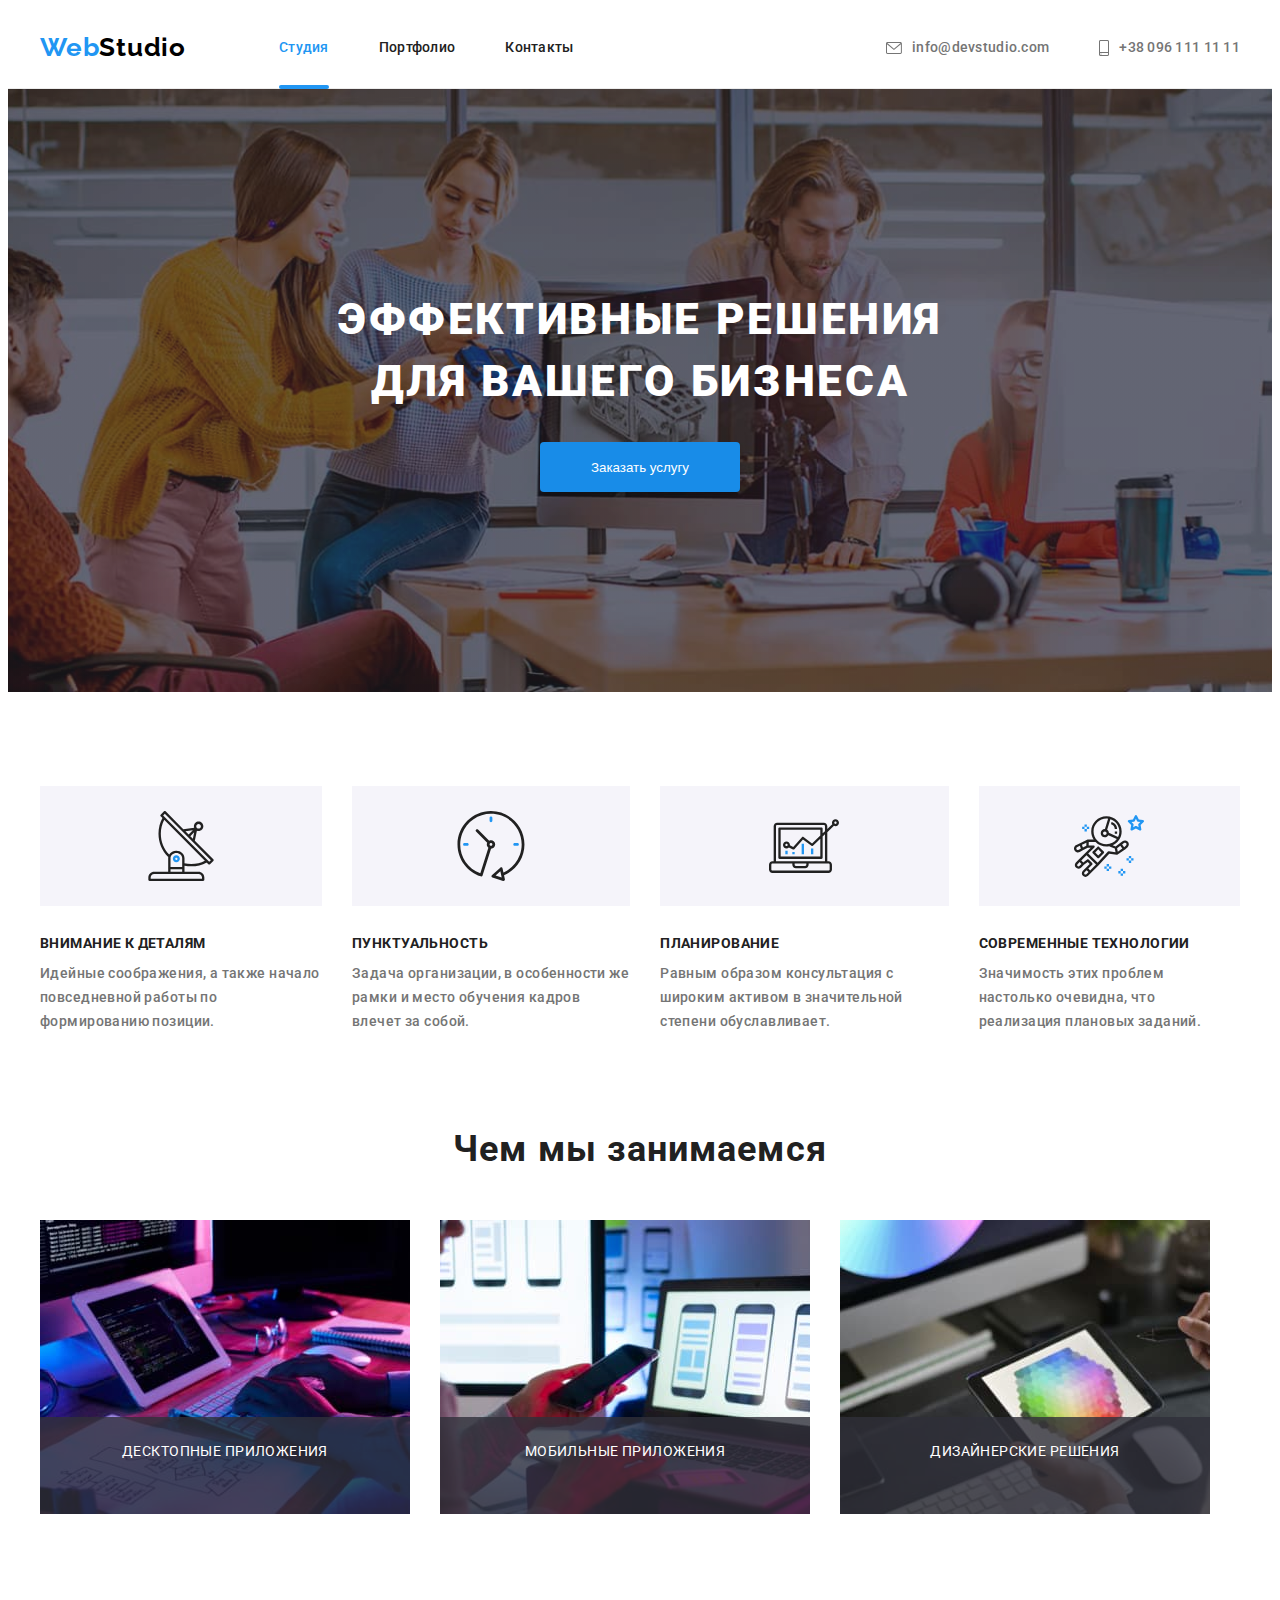
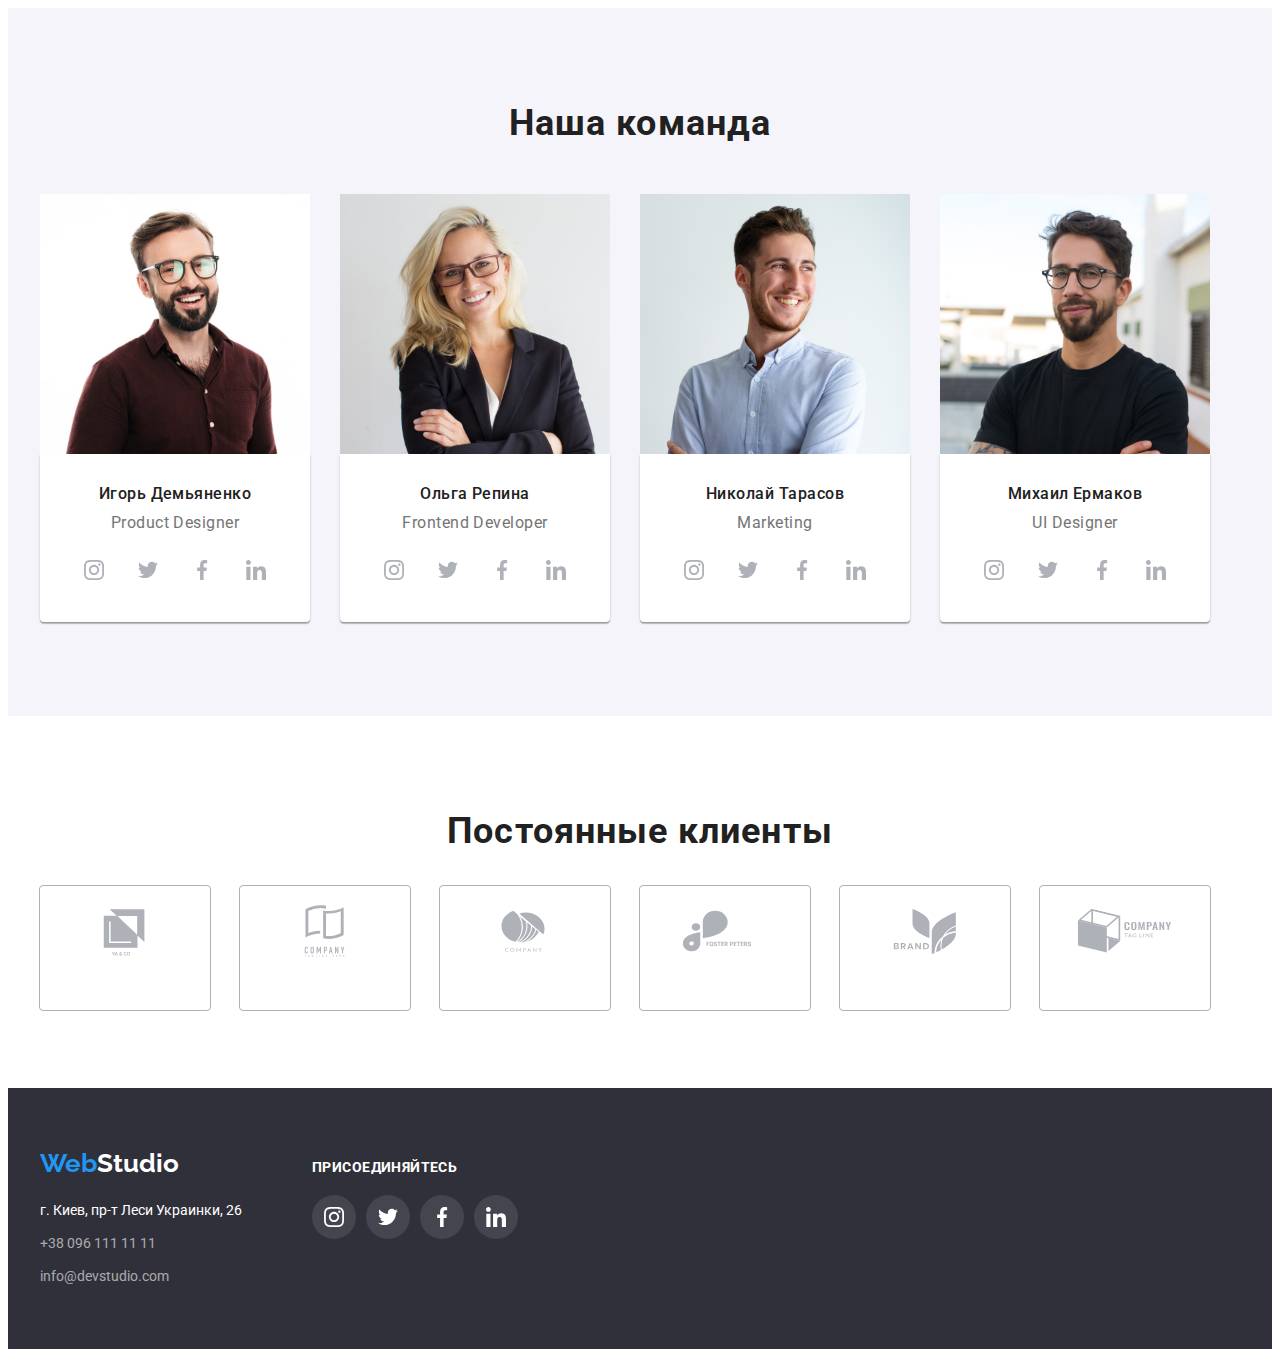
<file: index.html>
<!DOCTYPE html>
<html lang="ru">

<head>
    <meta charset="UTF-8">
    <meta http-equiv="X-UA-Compatible" content="IE=edge">
    <meta name="viewport" content="width=device-width, initial-scale=1.0">
    <title>ВебСтудия</title>
    <link rel="preconnect" href="https://fonts.googleapis.com">
    <link rel="preconnect" href="https://fonts.gstatic.com" crossorigin>
    <link href="https://fonts.googleapis.com/css2?family=Raleway:wght@700&family=Roboto:wght@400;500;700;900&display=swap"
        rel="stylesheet">
    <link rel="stylesheet" href="https://cdnjs.cloudflare.com/ajax/libs/modern-normalize/1.1.0/modern-normalize.min.css"
    integrity="sha512-wpPYUAdjBVSE4KJnH1VR1HeZfpl1ub8YT/NKx4PuQ5NmX2tKuGu6U/JRp5y+Y8XG2tV+wKQpNHVUX03MfMFn9Q=="
    crossorigin="anonymous" referrerpolicy="no-referrer" />
    <link rel="stylesheet" href="./css/styles.css">

</head>
 
<body>
   
        <!-- Header -->
    <header class="header-box">
        <div class="nav-container container">
        <nav class="navbar">
            <a href="#" class="logo"><span class="accent">Web</span>Studio
            </a>
            <ul class="nav-links">
                <li class="nav-item"><a href="./index.html" class="nav-link current">Студия</a></li>
                <li class="nav-item"><a href="./portfolio.html" class="nav-link">Портфолио</a></li>
                <li class="nav-item"><a href="#" class="nav-link">Контакты</a></li>
            </ul>
        </nav>
        <ul class="contacts-links">
            <li class="contact-item">
                <a href="mailto:info@devstudio.com" class="contacts-link"><svg class="icon-envelope" width="16" height="12">
                        <use href="./images/icon-sprite/icons.svg#icon-envelope"></use>
                    </svg>info@devstudio.com</a>
                </li>
            <li class="contact-item"><a href="tel:+380961111111" class="contacts-link"><svg class="icon-smartphone" width="10" height="16">
               <use href="./images/icon-sprite/icons.svg#icon-smartphone"></use>
           </svg> +38 096 111 11 11</a>
        </li>
            
        </ul>
        </div>
    </header>
    <main>
               
        <!-- Hero -->
        <section class="hero-box">
                    <div class="container" >
            <h1 class="title-hero">Эффективные решения <br> для вашего бизнеса</h1>
            <button type="button" name="Заказать услугу" class="hero-btn" data-modal-open>Заказать услугу</button>
            

            </div>
        </section>
        <!--Advantages  -->
        <section class="section">
            <div class="container">
            <h2 class="visually-hidden">Преимущества</h2>
            <ul class="advantage-list">
                <li class="advantage-item" > 
                    <div class="icon-box">
                            <svg class="icon-antena" width="70" height="70">
                                <use href="./images/icon-sprite/icons.svg#icon-antenna"></use>
                            </svg>
                        </a>
                    </div>
                    <h3 class="advantages-subtitle">Внимание к деталям</h3>
                    <p class="advantages-text">Идейные соображения, а также начало повседневной работы по формированию
                        позиции.</p>
                </li>
                <li class="advantage-item">
                    <div class="icon-box">
                            <svg class="icon-clock" width="70" height="70">
                                <use href="./images/icon-sprite/icons.svg#icon-clock"></use>
                            </svg>
                        </a>
                    </div>
                    <h3 class="advantages-subtitle">Пунктуальность</h3>
                    <p class="advantages-text">Задача организации, в особенности же рамки и место обучения кадров влечет за
                        собой.</p>
                </li>
                <li class="advantage-item icon-diagram">
                    <div class="icon-box">
                            <svg class="icon-diagram" width="70" height="70">
                                <use href="./images/icon-sprite/icons.svg#icon-diagram"></use>
                            </svg>
                        </a>
                    </div>
                    <h3 class="advantages-subtitle">Планирование</h3>
                    <p class="advantages-text">Равным образом консультация с широким активом в значительной степени
                        обуславливает.</p>
                </li>
                <li class="advantage-item">
                    <div class="icon-box">
                            <svg class="icon-astronaut" width="70" height="70">
                                <use href="./images/icon-sprite/icons.svg#icon-astronaut"></use>
                            </svg>
                        </a>
                    </div>
                    <h3 class="advantages-subtitle">Современные технологии</h3>
                    <p class="advantages-text">Значимость этих проблем настолько очевидна, что реализация плановых заданий.
                    </p>
                </li>
            </ul>
            </div>
        </section>
        <!-- Work -->
        <section class="work-box section">
            <div class="container">
            <h2 class="title">Чем мы занимаемся</h2>
            <ul class="work-list">
               
                <li class="work-item work-desk"><img src="./images/work/box-1.jpg" alt="Десктопные приложения" width="370">
                    <div class="work-text"><p>Десктопные приложения</p>
                    </div>
                </li>
                <li class="work-item"><img src="./images/work/box-2.jpg" alt="Мобильные приложения" width="370">
                    <div class="work-text"><p>Мобильные приложения</p>
                    </div>
                </li>
                <li class="work-item"><img src="./images/work/box-3.jpg" alt="Дизайнерские решения" width="370">
                    <div class="work-text"><p>Дизайнерские решения</p>
                    </div>
                </li>
            </ul>
            </div>
    
        </section>
        <!-- Team -->
        <section class="team-box section">
            <div class="container">
            <h2 class="title">Наша команда</h2>
            <ul class="team-list">
                <li class="team-item">
                    <img src="./images/team/img1.jpg" alt="Игорь" width="270" height="260">
                    <div class="card-box">
                    <h3 class="team-subtitle">Игорь Демьяненко</h3>
                    <p class="team-text">Product Designer</p>
                    <ul class="social-list">
                        <li class="social-item">
                            <a href="#" class="social-link">
                                <svg class="icon-instagram" width="20" height="20">
                                    <use href="./images/icon-sprite/icons.svg#icon-instagram" ></use>
                                </svg>
                            </a>
                        </li>
                        <li class="social-item">
                            <a href="#" class="social-link">
                                <svg class="icon-twitter" width="20" height="20">
                                    <use href="./images/icon-sprite/icons.svg#icon-twitter"></use>
                                </svg>
                            </a>
                        </li>
                        <li class="social-item">
                            <a href="#" class="social-link">
                                <svg class="icon-facebook" width="20" height="20">
                                    <use href="./images/icon-sprite/icons.svg#icon-facebook"></use>
                                </svg>
                            </a>
                        </li>
                        <li class="social-item">
                            <a href="#" class="social-link">
                                <svg class="icon-linkedin" width="20" height="20">
                                    <use href="./images/icon-sprite/icons.svg#icon-linkedin"></use>
                                </svg>
                            </a>
                        </li>
                    </ul>
                </div>
                </li>
                <li class="team-item">
                    <img src="./images/team/img2.jpg" alt="Ольга" width="270" height="260">
                    <div class="card-box">
                    <h3 class="team-subtitle">Ольга Репина</h3>
                    <p class="team-text">Frontend Developer</p>
                    <ul class="social-list">
                        <li class="social-item">
                            <a href="#" class="social-link">
                                <svg class="icon-instagram" width="20" height="20">
                                    <use href="./images/icon-sprite/icons.svg#icon-instagram"></use>
                                </svg>
                            </a>
                        </li>
                        <li class="social-item">
                            <a href="#" class="social-link">
                                <svg class="icon-twitter" width="20" height="20">
                                    <use href="./images/icon-sprite/icons.svg#icon-twitter"></use>
                                </svg>
                            </a>
                        </li>
                        <li class="social-item">
                            <a href="#" class="social-link">
                                <svg class="icon-facebook" width="20" height="20">
                                    <use href="./images/icon-sprite/icons.svg#icon-facebook"></use>
                                </svg>
                            </a>
                        </li>
                        <li class="social-item">
                            <a href="#" class="social-link">
                                <svg class="icon-linkedin" width="20" height="20">
                                    <use href="./images/icon-sprite/icons.svg#icon-linkedin"></use>
                                </svg>
                            </a>
                        </li>
                    </ul>
                    </div>
                </li>
                <li class="team-item">
                    <img src="./images/team/img3.jpg" alt="Николай" width="270" height="260">
                    <div class="card-box">
                    <h3 class="team-subtitle">Николай Тарасов</h3>
                    <p class="team-text">Marketing</p>
                    <ul class="social-list">
                        <li class="social-item">
                            <a href="#" class="social-link">
                                <svg class="icon-instagram"width="20" height="20">
                                    <use href="./images/icon-sprite/icons.svg#icon-instagram"></use>
                                </svg>
                            </a>
                        </li>
                        <li class="social-item">
                            <a href="#" class="social-link">
                                <svg class="icon-twitter"width="20" height="20">
                                    <use href="./images/icon-sprite/icons.svg#icon-twitter"></use>
                                </svg>
                            </a>
                        </li>
                        <li class="social-item">
                            <a href="#" class="social-link">
                                <svg class="icon-facebook"width="20" height="20">
                                    <use href="./images/icon-sprite/icons.svg#icon-facebook"></use>
                                </svg>
                            </a>
                        </li>
                        <li class="social-item">
                            <a href="#" class="social-link">
                                <svg class="icon-linkedin"width="20" height="20">
                                    <use href="./images/icon-sprite/icons.svg#icon-linkedin"></use>
                                </svg>
                            </a>
                        </li>
                    </ul>
                    </div>
                </li>
                <li class="team-item">
                    <img src="./images/team/img4.jpg" alt="Михаил" width="270" height="260">
                    <div class="card-box">
                    <h3 class="team-subtitle">Михаил Ермаков</h3>
                    <p class="team-text">UI Designer</p>
                    <ul class="social-list">
                        <li class="social-item">
                            <a href="#" class="social-link">
                                <svg class="icon-instagram" width="20" height="20">
                                    <use href="./images/icon-sprite/icons.svg#icon-instagram"></use>
                                </svg>
                            </a>
                        </li>
                        <li class="social-item">
                            <a href="#" class="social-link">
                                <svg class="icon-twitter" width="20" height="20">
                                    <use href="./images/icon-sprite/icons.svg#icon-twitter"></use>
                                </svg>
                            </a>
                        </li>
                        <li class="social-item">
                            <a href="#" class="social-link">
                                <svg class="icon-facebook" width="20" height="20">
                                    <use href="./images/icon-sprite/icons.svg#icon-facebook"></use>
                                </svg>
                            </a>
                        </li>
                        <li class="social-item">
                            <a href="#" class="social-link">
                                <svg class="icon-linkedin" width="20" height="20">
                                    <use href="./images/icon-sprite/icons.svg#icon-linkedin"></use>
                                </svg>
                            </a>
                        </li>
                    </ul>
                    </div>
                </li>
            </ul>
            </div>
        </section>

        <!-- Clients -->

        <section class="section">
            <div class="container">
                <h2 class="title">Постоянные клиенты</h2>
                <ul class="list-clients">
                    <li class="item-client"><a href="#" class="link-client"><svg class="icon-logo" width="106" height="60">
                        <use href="./images/icon-sprite/icons.svg#icon-logo_1"></use>
                    </svg></a></li>
                    <li class="item-client"><a href="#" class="link-client"><svg class="icon-logo" width="106" height="60">
                        <use href="./images/icon-sprite/icons.svg#icon-logo_2"></use>
                    </svg></a></li>
                    <li class="item-client"><a href="#" class="link-client"><svg class="icon-logo" width="106" height="60">
                        <use href="./images/icon-sprite/icons.svg#icon-logo_3"></use>
                    </svg></a></li>
                    <li class="item-client"><a href="#" class="link-client"><svg class="icon-logo" width="106" height="60">
                        <use href="./images/icon-sprite/icons.svg#icon-logo_4"></use>
                    </svg></a></li>
                    <li class="item-client"><a href="#" class="link-client"><svg class="icon-logo" width="106" height="60">
                        <use href="./images/icon-sprite/icons.svg#icon-logo_5"></use>
                    </svg></a></li>
                    <li class="item-client"><a href="#" class="link-client"><svg class="icon-logo" width="106" height="60">
                        <use href="./images/icon-sprite/icons.svg#icon-logo_6"></use>
                    </svg></a></li>
                </ul>
            </div>
        </section>
       
    </main>
    <!-- Footer-->
    <footer class="footer-box">
        <div class="container footer-container">
            <!-- <div class="footer-container"> -->
        <div class="address-box">
        <a href="#" class="logo-white"><span class="accent">
                Web</span>Studio
        </a>
       
        <address class="address">
            <ul clas="address-list">
                <li class="address-item">
                    <p class="list-text text-white">г. Киев, пр-т Леси Украинки, 26</p>
                </li>
                <li class="address-item address-tel">
                    <a href="tel:+380961111111" class="list-text footer-contact">+38 096 111 11 11</a>
                </li>
                <li class="address-item">
                    <a href="mailto:info@devstudio.com" class="list-text footer-contact">info@devstudio.com</a>
                </li>
            </ul>
        </address>
        </div>
        <div class="social-box">
            <h3 class="join-suptitle">присоединяйтесь</h3>
            <ul class="items-list">
                <li class="social-item social-footer">
                    <a href="#" class="social-link">
                        <svg class="icon-instagram" width="20" height="20">
                            <use href="./images/icon-sprite/icons.svg#icon-instagram"></use>
                        </svg>
                    </a>
                </li>
                <li class="social-item social-footer">
                    <a href="#" class="social-link">
                        <svg class="icon-twitter" width="20" height="20">
                            <use href="./images/icon-sprite/icons.svg#icon-twitter"></use>
                        </svg>
                    </a>
                </li>
                <li class="social-item social-footer">
                    <a href="#" class="social-link">
                        <svg class="icon-facebook" width="20" height="20">
                            <use href="./images/icon-sprite/icons.svg#icon-facebook"></use>
                        </svg>
                    </a>
                </li>
                <li class="social-item social-footer">
                    <a href="#" class="social-link">
                        <svg class="icon-linkedin" width="20" height="20">
                            <use href="./images/icon-sprite/icons.svg#icon-linkedin"></use>
                        </svg>
                    </a>
                </li>
            </ul>
        </div>
        <!-- </div> -->
        </div>
        
    
    </footer>
    <div class="backdrop is-hidden" data-modal>
        <div class="modal">
            <p></p>
            <button type="button" name='' class="close" data-modal-close>
                
            </button>
        </div>
    </div>
    
<script src="./js/modal.js"></script>
</body>

</html>
</file>
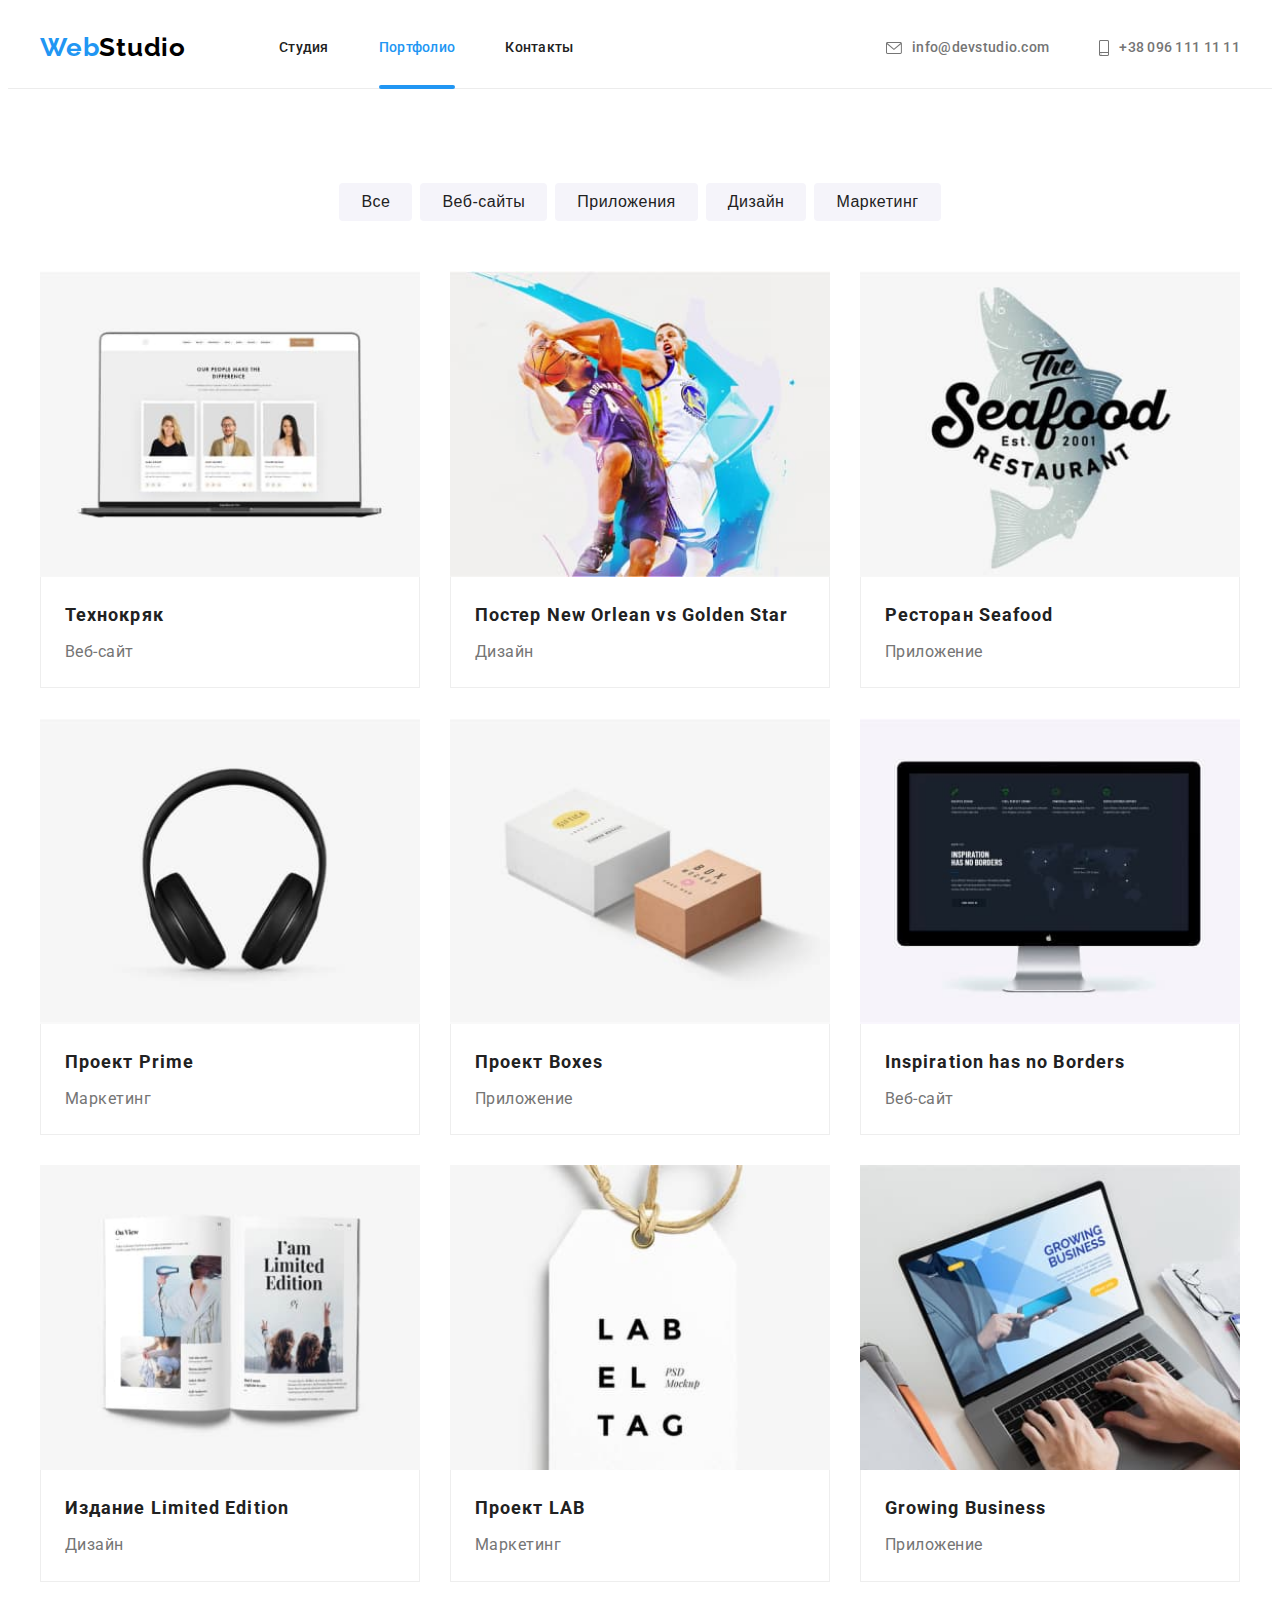
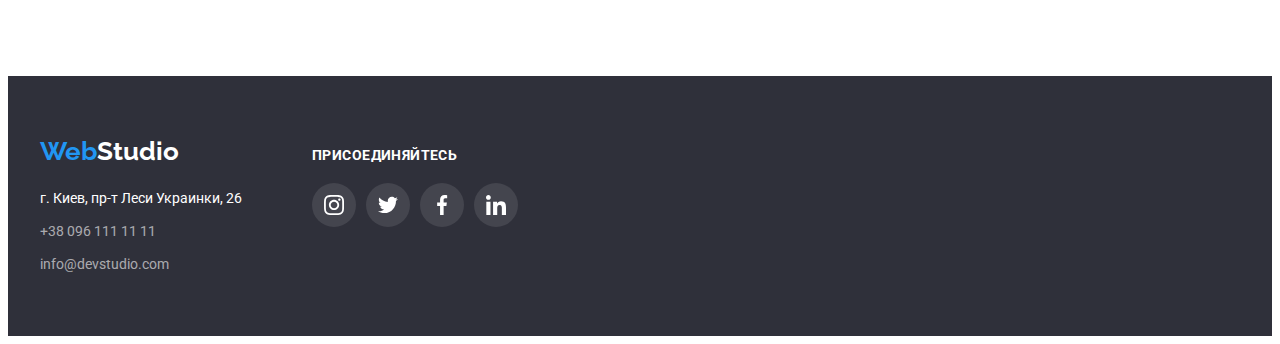
<file: portfolio.html>
<!DOCTYPE html>
<html lang="ru">

<head>
    <meta charset="UTF-8">
    <meta http-equiv="X-UA-Compatible" content="IE=edge">
    <meta name="viewport" content="width=device-width, initial-scale=1.0">
    <title>ВебСтудия</title>
    <link rel="preconnect" href="https://fonts.googleapis.com">
    <link rel="preconnect" href="https://fonts.gstatic.com" crossorigin>
    <link href="https://fonts.googleapis.com/css2?family=Raleway:wght@700&family=Roboto:wght@400;500;700;900&display=swap"
        rel="stylesheet">
    <link rel="stylesheet" href="https://cdnjs.cloudflare.com/ajax/libs/modern-normalize/1.1.0/modern-normalize.min.css"
            integrity="sha512-wpPYUAdjBVSE4KJnH1VR1HeZfpl1ub8YT/NKx4PuQ5NmX2tKuGu6U/JRp5y+Y8XG2tV+wKQpNHVUX03MfMFn9Q=="
            crossorigin="anonymous" referrerpolicy="no-referrer" />
    <link rel="stylesheet" href="./css/styles.css">

</head>

<body>
    
    <!-- Шапка -->
   
<header class="header-box">
    <div class="nav-container container">
        <nav class="navbar">
            <a href="#" class="logo"><span class="accent">Web</span>Studio
            </a>
            <ul class="nav-links">
                <li class="nav-item"><a href="./index.html" class="nav-link">Студия</a></li>
                <li class="nav-item"><a href="./portfolio.html" class="nav-link current">Портфолио</a></li>
                <li class="nav-item"><a href="#" class="nav-link">Контакты</a></li>
            </ul>
        </nav>
        <ul class="contacts-links">
            <li class="contact-item"><a href="mailto:info@devstudio.com" class="contacts-link"><svg class="icon-envelope" width="16"
                        height="12">
                        <use href="./images/icon-sprite/icons.svg#icon-envelope"></use>
                    </svg>info@devstudio.com</a></li>
            <li class="contact-item"><a href="tel:+380961111111" class="contacts-link"><svg class="icon-smartphone"
                        width="10" height="16">
                        <use href="./images/icon-sprite/icons.svg#icon-smartphone"></use>
                    </svg> +38 096 111 11 11</a></li>
            

        </ul>
    </div>
</header>   
 <main>
        
       <section class="section">
           <div class="container">
           <h1 class="visually-hidden">portfolio</h1>
          <ul class="list-btns">
              <li class="item-btns"><button type="button" name="Все" class="item-btn">Все</button></li>
              <li class="item-btns"><button type="button" name="Веб-сайты" class="item-btn">Веб-сайты</button></li>
              <li class="item-btns"><button type="button" name="Приложения" class="item-btn">Приложения</button></li>
              <li class="item-btns"><button type="button" name="Дизайн" class="item-btn">Дизайн</button></li>
              <li class="item-btns"><button type="button" name="Маркетинг" class="item-btn">Маркетинг</button></li>
          </ul>
           <ul class="list-links">
               <li class="flex-element">
                    <a href="#" class="item-link">
                    <div class="img-thumb">
                        <img src="./images/portfolio/portfolio-1.jpg" alt="Веб-сайт Технокряк" width="370">
                        <div class="img-overlay">
                          <p>Технокряк это современная площадка распространения коронавируса. Компании используют этуплатформу для цифрового
                          шпионажа и атак на защищённые сервера конкурентов</p>
                        </div>
                    </div>
                       
                    
                        <div class="desc">
                            <h2 class="title-link">Технокряк</h2>
                            <p class="text-link">Веб-сайт</p>
                        </div>
                        
                    </a>
                  
               </li>

               <li class="flex-element">
                    <a href="#" class="item-link">
                        <div class="img-thumb">
                            <img src="./images/portfolio/portfolio-2.jpg" alt="Дизайн постера" width="370">
                            <div class="img-overlay">
                                <p>Технокряк это современная площадка распространения коронавируса. Компании используют эту
                                платформу для цифрового
                                шпионажа и атак на защищённые сервера конкурентов</p>
                            </div>
                        </div>
                        
                        <div class="desc">
                            <h2 class="title-link">Постер New Orlean vs Golden Star</h2>
                            <p class="text-link">Дизайн</p>
                        </div>
                        
                    </a> 
                   
               </li>

               <li class="flex-element">
                    <a href="#" class="item-link">
                        <div class="img-thumb">
                            <img src="./images/portfolio/portfolio-3.jpg" alt="Приложение для ресторана" width="370">
                            <div class="img-overlay">
                                <p>Технокряк это современная площадка распространения коронавируса. Компании используют этуплатформу для цифрового
                                    шпионажа и атак на защищённые сервера конкурентов</p>
                            </div>
                        </div>
        
                        
                        <div class="desc">
                            <h2 class="title-link">Ресторан Seafood</h2>
                            <p class="text-link">Приложение</p>
                        </div>
                        
                    </a>
                    
               </li>

               <li class="flex-element">
                    <a href="#" class="item-link">
                        <div class="img-thumb">
                            <img src="./images/portfolio/portfolio-4.jpg" alt="Маркетинг проекта" width="370">
                            <div class="img-overlay">
                                <p>Технокряк это современная площадка распространения коронавируса. Компании используют этуплатформу для цифрового
                                    шпионажа и атак на защищённые сервера конкурентов</p>
                            </div>
                        </div>
                     
                        <div class="desc">
                            <h2 class="title-link">Проект Prime</h2>
                            <p class="text-link">Маркетинг</p>
                        </div>
                        
                    </a>
                  
               </li>

               <li class="flex-element">
                    <a href="#" class="item-link">
                        <div class="img-thumb">
                            <img src="./images/portfolio/portfolio-5.jpg" alt="Приложение коробки" width="370">
                            <div class="img-overlay">
                                <p>Технокряк это современная площадка распространения коронавируса. Компании используют этуплатформу для цифрового
                                    шпионажа и атак на защищённые сервера конкурентов</p>
                            </div>
                        </div>
                                             
                        <div class="desc">
                            <h2 class="title-link">Проект Boxes</h2>
                            <p class="text-link">Приложение</p>
                        </div>
                       
                    </a>
                   
               </li>

               <li class="flex-element">
                    <a href="#" class="item-link">
                        <div class="img-thumb">
                            <img src="./images/portfolio/portfolio-6.jpg" alt="Веб-сайт вдохновение" width="370">
                            <div class="img-overlay">
                                <p>Технокряк это современная площадка распространения коронавируса. Компании используют этуплатформу для цифрового
                                    шпионажа и атак на защищённые сервера конкурентов</p>
                            </div>
                        </div>
                      
                        <div class="desc">
                            <h2 class="title-link">Inspiration has no Borders</h2>
                            <p class="text-link">Веб-сайт</p>
                        </div>
                        
                    </a>
                   
               </li>

               <li class="flex-element">
                    <a href="#" class="item-link">
                        <div class="img-thumb">
                            <img src="./images/portfolio/portfolio-7.jpg" alt="Дизайн издания" width="370">
                            <div class="img-overlay">
                                <p>Технокряк это современная площадка распространения коронавируса. Компании используют этуплатформу для цифрового
                                    шпионажа и атак на защищённые сервера конкурентов</p>
                            </div>
                        </div>
                       
                        <div class="desc">
                            <h2 class="title-link">Издание Limited Edition</h2>
                            <p class="text-link">Дизайн </p>
                        </div>
                        
                    </a>
                   
               </li>

               <li class="flex-element">
                    <a href="#" class="item-link">
                        <div class="img-thumb">
                            <img src="./images/portfolio/portfolio-8.jpg" alt="Маркетинг лаборатории" width="370">
                            <div class="img-overlay">
                                <p>Технокряк это современная площадка распространения коронавируса. Компании используют этуплатформу для цифрового
                                    шпионажа и атак на защищённые сервера конкурентов</p>
                            </div>
                        </div>
                      
                        <div class="desc">
                            <h2 class="title-link">Проект LAB</h2>
                            <p class="text-link">Маркетинг</p>
                        </div>
                        
                    </a>
                   
               </li>

               <li class="flex-element">
                    <a href="" class="item-link">
                        <div class="img-thumb">
                            <img src="./images/portfolio/portfolio-9.jpg" alt="Приложение бизнес" width="370">
                            <div class="img-overlay">
                                <p>Технокряк это современная площадка распространения коронавируса. Компании используют этуплатформу для цифрового
                                шпионажа и атак на защищённые сервера конкурентов</p>
                            </div>
                        </div>
                      
                        <div class="desc">
                            <h2 class="title-link">Growing Business</h2>
                            <p class="text-link">Приложение</p>
                        </div>
                        
                    </a>
                   
               </li>
           </ul>
        </div>
       </section> 
        

    </main>
    <!-- footer -->
    <footer class="footer-box">
        <div class="container footer-container">
            
                <div class="address-box">
                    <a href="#" class="logo-white"><span class="accent">
                            Web</span>Studio
                    </a>
    
                    <address class="address">
                        <ul clas="address-list">
                            <li class="address-item">
                                <p class="list-text text-white">г. Киев, пр-т Леси Украинки, 26</p>
                            </li>
                            <li class="address-item">
                                <a href="tel:+380961111111" class="list-text footer-contact">+38 096 111 11 11</a>
                            </li>
                            <li class="address-item">
                                <a href="mailto:info@devstudio.com" class="list-text footer-contact">info@devstudio.com</a>
                            </li>
                        </ul>
                    </address>
                </div>
                <div class="social-box">
                    <h3 class="join-suptitle">присоединяйтесь</h3>
                    <ul class="items-list">
                        <li class="social-item social-footer">
                            <a href="#" class="social-link">
                                <svg class="icon-instagram" width="20" height="20">
                                    <use href="./images/icon-sprite/icons.svg#icon-instagram"></use>
                                </svg>
                            </a>
                        </li>
                        <li class="social-item social-footer">
                            <a href="#" class="social-link">
                                <svg class="icon-twitter" width="20" height="20">
                                    <use href="./images/icon-sprite/icons.svg#icon-twitter"></use>
                                </svg>
                            </a>
                        </li>
                        <li class="social-item social-footer">
                            <a href="#" class="social-link">
                                <svg class="icon-facebook" width="20" height="20">
                                    <use href="./images/icon-sprite/icons.svg#icon-facebook"></use>
                                </svg>
                            </a>
                        </li>
                        <li class="social-item social-footer">
                            <a href="#" class="social-link">
                                <svg class="icon-linkedin" width="20" height="20">
                                    <use href="./images/icon-sprite/icons.svg#icon-linkedin"></use>
                                </svg>
                            </a>
                        </li>
                    </ul>
                </div>
            
        </div>
    
    
    </footer>
    </body>
    
    </html>
</file>
<file: css/styles.css>
:root {
  --primary-color: #ffffff;
  --secondary-color: #f5f4fa;
  --accent-color: #2196f3;

  --text-primary: #757575;
  --text-secondary: #212121;
  --text-white: #ffffff;
  --timing-function: cubic-bezier(0.4, 0, 0.2, 1);
  /* color hero, footer #2f303a*/
}

body {
  font-family: 'Roboto', sans-serif;
  color: var(--text-primary);
}
/* Utilities */
h1,
h2,
h3,
p {
  margin: 0;
}

ul {
  padding: 0;
  margin: 0;
  list-style: none;
}
a {
  text-decoration: none;
}

.section {
  max-width: 1600px;
  margin-right: auto;
  margin-left: auto;
  padding-top: 94px;
  padding-bottom: 94px;
}

.container {
  width: 1200px;
  padding-left: 15px;
  padding-right: 15px;
  /* outline: 1px solid green; */
  margin-left: auto;
  margin-right: auto;
}

/* Header */
.header-box {
  height: 80px;
  border-bottom: 1px solid #ececec;
}
.nav-container {
  display: flex;
}
.logo {
  /* display: flex;
  align-items: center; */
  font-family: 'Raleway', sans-serif;
  font-weight: 700;
  font-size: 26px;
  line-height: 1.2;
  color: #000000;
  text-decoration: none;
  letter-spacing: 0.03em;
}
.accent {
  color: var(--accent-color);
}
.navbar {
  display: flex;
  align-items: center;
}
.nav-link {
  font-weight: 500;
  font-size: 14px;
  line-height: 1.14;
  color: var(--text-secondary);
  letter-spacing: 0.02em;
  padding-top: 32px;
  padding-bottom: 32px;
  display: block;
  text-decoration: none;
  transition: color 250ms var(--timing-function);
}

.nav-item + .nav-item {
  margin-left: 50px;
}
.nav-item {
  position: relative;
  align-items: center;
}
.nav-container {
  display: flex;
  align-items: center;
}

.nav-links {
  display: flex;
  list-style: none;
  margin-left: 93px;
}

.nav-link:hover,
.nav-link:focus,
.contacts-link:hover,
.contacts-link:focus,
.current {
  color: var(--accent-color);
}
.nav-link.current::after {
  content: '';

  position: absolute;
  bottom: -1px;
  left: 0;

  display: block;
  width: 100%;
  height: 4px;
  border-radius: 2px;
  background-color: var(--accent-color);
}
.contact-item + .contact-item {
  margin-left: 50px;
}

.contacts-link {
  display: flex;
  font-weight: 500;
  font-size: 14px;
  line-height: 1.14;
  color: var(--text-primary);
  letter-spacing: 0.02em;
  text-decoration: none;
  align-items: center;
  transition: color 250ms var(--timing-function);
}
.contacts-links {
  display: flex;
  margin-left: auto;
  align-items: center;
}
.contacts-link:hover svg,
.contacts-link:focus svg {
  fill: var(--accent-color);
}
.icon-smartphone {
  fill: var(--text-primary);
  margin-right: 10px;
  transition: fill 250ms var(--timing-function);
}
.icon-envelope {
  fill: var(--text-primary);
  margin-right: 10px;
}

/* Hero */

.title-hero {
  font-weight: 900;
  font-size: 44px;
  line-height: 1.4;
  color: var(--text-white);
  letter-spacing: 0.06em;
  text-align: center;
  text-transform: uppercase;
}
.hero-box {
  max-width: 1600px;
  padding-top: 200px;
  padding-bottom: 200px;
  background: #2f303a;
  text-align: center;
  margin-left: auto;
  margin-right: auto;
  background-size: cover;
  background-position: center;
  background-image: linear-gradient(to right, rgba(47, 48, 58, 0.4), rgba(47, 48, 58, 0.4)),
    url(../images/Img-bg.jpg);
}
.hero-btn {
  display: inline-block;
  background: #188ce8;
  color: var(--text-white);
  width: 200px;
  height: 50px;
  box-shadow: 0px 4px 4px rgba(0, 0, 0, 0.15);
  border-radius: 4px;
  border: transparent;
  cursor: pointer;
  align-items: center;
  text-align: center;
  padding: 10px 32px;
  margin-top: 30px;
  transition: color 250ms var(--timing-function);
}
.hero-btn:hover,
.hero-btn:focus {
  background: var(--accent-color);
}

/* Advantages  */

.advantage-list {
  display: flex;
}

.advantag-box {
  margin-right: -30px;
  margin-bottom: -30px;
}
.advantage-item {
  flex-basis: calc((100%-30 * 3) / 4);
}
.advantage-item:not(:last-child) {
  margin-right: 30px;
}
/* .advantage-item::before {
  display: block;
  content: '';
  height: 120px;
  background-size: 60px;
  background-repeat: no-repeat;
  background-position: center;
  background-color: var(--secondary-color);
}
.icon-antena::before {
  background-image: url(../images/icon-advantage/antenna_.svg);
}
.icon-clock::before {
  background-image: url(../images/icon-advantage/clock_.svg);
}
.icon-diagram::before {
  background-image: url(../images/icon-advantage/diagram_.svg);
}
.icon-astronaut::before {
  background-image: url(../images/icon-advantage/astronaut_.svg);
} */
.visually-hidden {
  position: absolute;
  clip: rect(0 0 0 0);
  width: 1px;
  height: 1px;
  margin: -1px;
}
.advantages-subtitle {
  font-weight: 700;
  font-size: 14px;
  line-height: 1.14;
  letter-spacing: 0.03em;
  color: var(--text-secondary);
  margin-bottom: 10px;
  text-transform: uppercase;
  margin-top: 30px;
  /* outline: 1px solid tomato; */
}

.advantages-text {
  font-weight: 500;
  font-size: 14px;
  line-height: 1.7;
  letter-spacing: 0.03em;
}
.icon-box {
  padding: 25px 0;
  background-color: var(--secondary-color);
  display: flex;
  align-items: center;
  justify-content: center;
}
/* Work */
.work-box {
  padding-top: 0;
}
.title {
  font-weight: 700;
  font-size: 36px;
  line-height: 1.17;
  color: var(--text-secondary);
  letter-spacing: 0.03em;
  text-align: center;
  margin-bottom: 50px;
  /* outline: 1px solid tomato; */
}
.work-list {
  display: flex;
}
.work-item {
  flex-basis: calc((100%-30px * 2) / 3);
  position: relative;
}
.work-item:not(:last-child) {
  margin-right: 30px;
}
.work-text {
  position: absolute;
  bottom: 0;
  left: 0;
  width: 100%;
  height: 70px;
  background: rgba(47, 48, 58, 0.8);
  font-size: 14px;
  line-height: 1.14;
  text-align: center;
  padding-top: 27px;
  letter-spacing: 0.03em;
  text-transform: uppercase;

  color: var(--text-white);
}
/* Team */
.team-list {
  display: flex;
}
.team-box {
  background: var(--secondary-color);
}
.team-item {
  background: var(--secondary-color);
  flex-basis: calc((100%-30px * 3) / 4);
  text-align: center;
}
.team-item:not(:last-child) {
  margin-right: 30px;
}
.team-subtitle {
  font-weight: 500;
  font-size: 16px;
  line-height: 1.2;
  color: var(--text-secondary);
  letter-spacing: 0.03em;
  margin-bottom: 10px;
}
.team-text {
  font-size: 16px;
  line-height: 1.2;
  letter-spacing: 0.03em;
}
.card-box {
  text-align: center;
  background-color: var(--primary-color);
  padding-top: 30px;
  padding-bottom: 30px;
  border-radius: 0px 0px 4px 4px;
  box-shadow: 0px 1px 3px rgba(0, 0, 0, 0.12), 0px 1px 1px rgba(0, 0, 0, 0.14),
    0px 2px 1px rgba(0, 0, 0, 0.2);
}

.social-item {
  width: 44px;
  height: 44px;
  /* border-radius: 50% 50%; */
  display: flex;
  align-items: center;
  justify-content: center;
}
.social-item:not(:last-child) {
  margin-right: 10px;
}
.social-link:hover,
.social-link:focus {
  background-color: var(--accent-color);
}
.social-link:hover svg,
.social-link:focus svg {
  fill: white;
}
.social-list {
  display: flex;
  align-items: center;
  justify-content: center;
  margin-top: 16px;
}
.social-link {
  display: flex;
  align-items: center;
  justify-content: center;
  fill: #afb1b8;
  width: 100%;
  height: 100%;
  /* width: 44px;
  height: 44px; */
  border-radius: 50% 50%;

  transition: background-color 250ms var(--timing-function);
}
.social-link svg {
  transition: fiil 250ms var(--timing-function);
}
/* Clients */
.list-clients {
  display: flex;
}
.link-client {
  width: 100%;
  height: 100%;
  padding: 16px 32px;
  display: block;
  border: 1px solid #afb1b8;
  border-radius: 4px;
  transition: border 250ms var(--timing-function);
}
.item-client:not(:last-child) {
  margin-right: 30px;
}
.item-client {
  width: 170px;
  height: 92px;
  display: flex;
  align-items: center;
  justify-content: center;
}
.link-client:focus,
.link-client:hover {
  border: 1px solid var(--accent-color);
}
.icon-logo {
  fill: #afb1b8;
}
.link-client svg {
  transition: fill 250ms var(--timing-function);
}
.link-client:focus svg,
.link-client:hover svg {
  fill: var(--accent-color);
}
/* Footer */

.footer-box {
  max-width: 1600px;
  margin-right: auto;
  margin-left: auto;
  padding-top: 60px;
  padding-bottom: 60px;
  background: #2f303a;
}
.footer-container {
  display: flex;
  align-items: baseline;
}
.social-box {
  margin-left: 70px;
}
.logo-white {
  font-family: 'Raleway', sans-serif;
  font-weight: 700;
  font-size: 26px;
  line-height: 1.2;
  color: #ffffff;
  text-decoration: none;
}
.items-list {
  display: flex;
}
.list-text {
  font-style: normal;
  color: rgba(255, 255, 255, 0.6);
  font-weight: 400;
  font-size: 14px;
  line-height: 1.7;
}
.text-white {
  color: var(--text-white);
}
.address-item:not(:last-child) {
  margin-bottom: 9px;
}
.address {
  margin-top: 20px;
}
.footer-contact {
  transition: color 250ms var(--timing-function);
}
.footer-contact:hover,
.footer-contact:focus {
  color: var(--accent-color);
}
.join-suptitle {
  font-size: 14px;
  line-height: 16px;
  letter-spacing: 0.03em;
  text-transform: uppercase;
  margin-bottom: 20px;
  color: var(--text-white);
}
.social-footer {
  background-color: rgba(255, 255, 255, 0.1);
  border-radius: 50% 50%;
}
.social-footer svg {
  fill: var(--primary-color);
}
/* Modal */
.backdrop {
  position: fixed;
  top: 0;
  left: 0;
  width: 100%;
  height: 100%;
  background-color: rgba(0, 0, 0, 0.2);
  opacity: 1;
  transition: opacity 250ms var(--timing-function);
}
.backdrop.is-hidden {
  opacity: 0;
  pointer-events: none;
}
.backdrop.is-hidden .modal {
  transform: translate(-50%, -50%) scale(0.5);
  opacity: 0;
}
.modal {
  position: absolute;
  top: 50%;
  left: 50%;
  width: 528px;
  height: 581px;

  background-color: #fff;
  box-shadow: 0px 1px 3px rgba(0, 0, 0, 0.12), 0px 1px 1px rgba(0, 0, 0, 0.14),
    0px 2px 1px rgba(0, 0, 0, 0.2);
  border-radius: 4px;

  transform: translate(-50%, -50%) scale(1);
  opacity: 1;
  transition: transform 250ms var(--timing-function);
}

.modal p {
  display: block;
  width: 100%;
  height: 100%;
}
.close {
  position: absolute;
  top: 8px;
  right: 8px;
  width: 30px;
  height: 30px;
  border-radius: 50% 50%;
  background-color: var(--primary-color);
  border: 1px solid rgba(0, 0, 0, 0.1);
  cursor: pointer;
  outline: none;
  background-image: url(../images/icon-sprite/icon-close.svg);
  background-repeat: no-repeat;
  background-position: center;
}
.icon-close {
  fill: #000;
  width: 18px;
  height: 18px;
}

/* Portfolio */
.img-thumb {
  position: relative;
  overflow: hidden;
}

/* .img-overlay::before {
  display: inline-block;
  content: '';
  position: absolute;
  top: 0;
  left: 0;
  width: 100%;
  height: 100%;
  background: rgba(33, 150, 243, 0.9);
  transform: translateY(100%);
  opacity: 0;
  transition: transform 250ms cubic-bezier(0.4, 0, 0.2, 1);
} */
.img-overlay {
  width: 100%;
  height: 100%;
  position: absolute;
  top: 0;
  left: 0;
  color: var(--text-white);
  font-size: 18px;
  line-height: 1.6;
  letter-spacing: 0.03em;
  padding: 63px 24px;
  background: rgba(33, 150, 243, 0.9);
  transform: translateY(100%);
  transition: transform 250ms var(--timing-function);
}
/* .item-link:hover .img-overlay::before,
.item-link:focus .img-overlay::before {
  opacity: 1;
  transform: translateY(0);
  transition: transform 250ms cubic-bezier(0.4, 0, 0.2, 1);
} */
.item-link:hover .img-overlay,
.item-link:focus .img-overlay {
  opacity: 1;
  transform: translateY(0);
}

img {
  display: block;
  min-width: 100%;
  height: auto;
}
.item-btn {
  background-color: var(--secondary-color);
  border-radius: 4px;
  border: transparent;
  color: var(--text-secondary);
  font-weight: 500;
  font-size: 16px;
  line-height: 1.6;
  letter-spacing: 0.03em;
  cursor: pointer;
  align-items: center;
  padding: 6px 22px 6px 22px;
  transition: color 250ms var(--timing-function), background-color 250ms var(--timing-function),
    box-shadow 250ms var(--timing-function);
}
.list-btns {
  justify-content: center;
  margin-bottom: 50px;
}
.item-btns:not(:last-child) {
  margin-right: 8px;
}
.item-btn:hover,
.item-btn:focus {
  background: var(--accent-color);
  color: var(--text-white);
  box-shadow: 0px 3px 1px rgba(0, 0, 0, 0.1), 0px 1px 2px rgba(0, 0, 0, 0.08),
    0px 2px 2px rgba(0, 0, 0, 0.12);
}
.item-link {
  text-decoration: none;
  display: block;
  transition: box-shadow 250ms var(--timing-function);
}
.title-link {
  font-weight: 700;
  font-size: 18px;
  line-height: 2;
  letter-spacing: 0.06em;
  color: var(--text-secondary);
  margin-bottom: 4px;
}
.desc {
  padding-left: 24px;
  padding-right: 24px;
  padding-bottom: 20px;
  padding-top: 20px;
  border: 1px solid #eeeeee;
  border-top: none;
}
.text-link {
  font-size: 16px;
  letter-spacing: 0.03em;
  line-height: 1.9;
  font-weight: 400;
  color: var(--text-primary);
}

.list-btns {
  display: flex;
}

.list-links {
  /* outline: 1px solid tomato; */
  display: flex;
  flex-wrap: wrap;
}
.flex-element {
  width: calc((100% - 60px) / 3);
  /* outline: 1px solid teal; */
  display: block;
  margin-right: 30px;
  margin-bottom: 30px;
}

.flex-element:nth-child(3n) {
  margin-right: 0;
}
.flex-element:nth-last-child(-n + 3) {
  margin-bottom: 0;
}
.item-link:hover,
.item-link:focus {
  box-shadow: 0px 1px 1px rgba(0, 0, 0, 0.12), 0px 4px 4px rgba(0, 0, 0, 0.06),
    1px 4px 6px rgba(0, 0, 0, 0.16);
}
</file>
